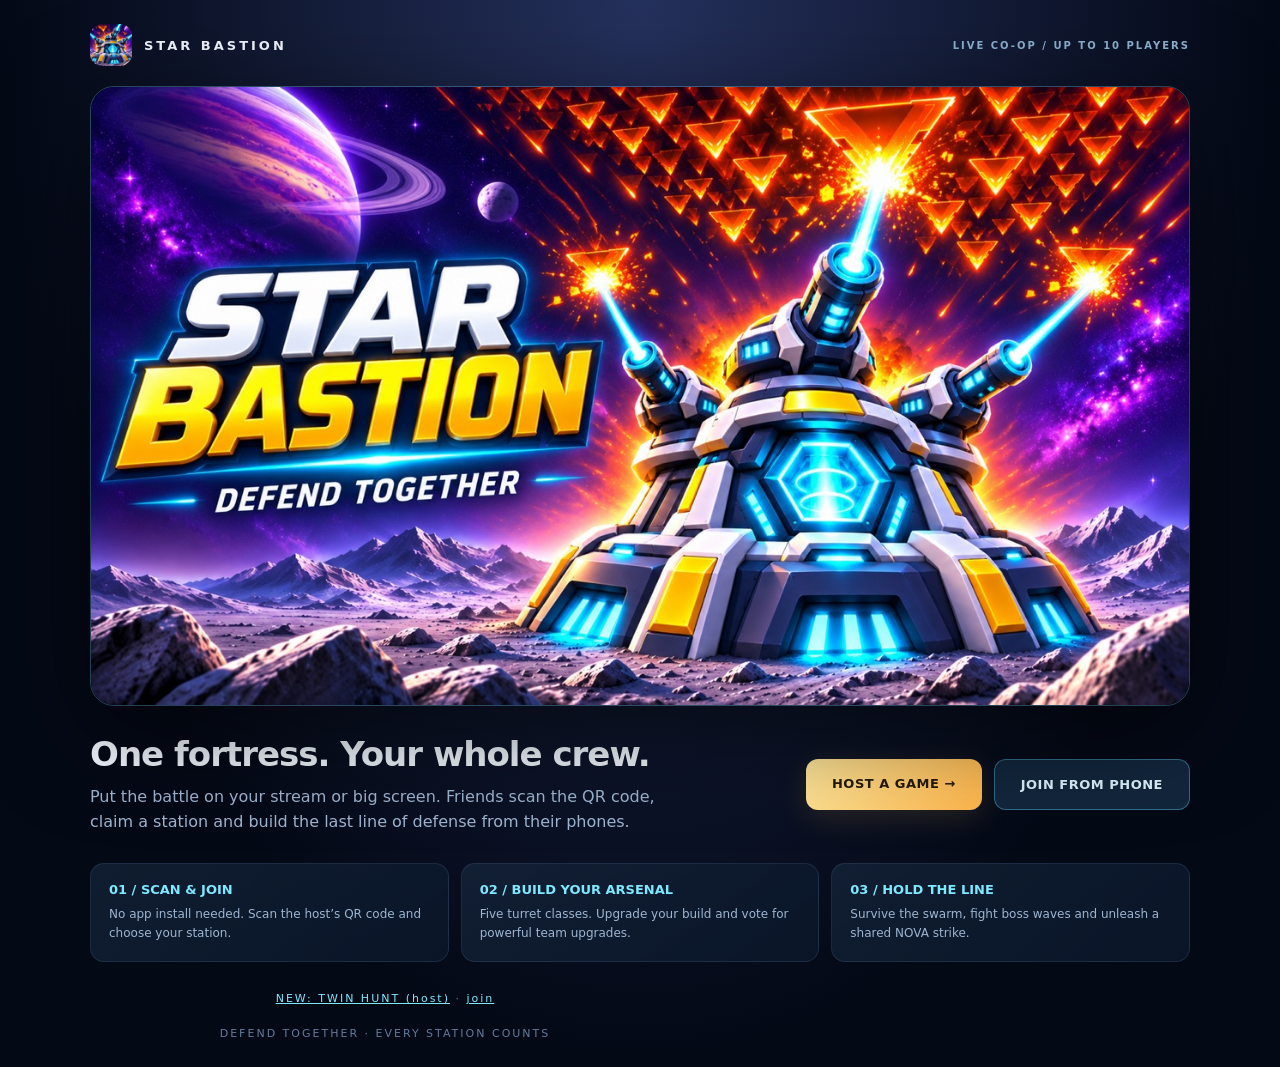
<file: index.html>
<!DOCTYPE html><html lang="en"><head><meta charset="utf-8"><meta name="viewport" content="width=device-width,initial-scale=1"><meta name="theme-color" content="#040916"><meta name="description" content="Defend together. Scan the QR, claim a station, build your arsenal and survive the swarm in Star Bastion co-op."><link rel="manifest" href="manifest.webmanifest"><link rel="icon" href="assets/art/icon-192-v2.png"><link rel="apple-touch-icon" href="assets/art/icon-192-v2.png"><title>Star Bastion · Defend Together</title><link rel="stylesheet" href="premium.css"><meta property="og:title" content="Star Bastion · Defend Together"><meta property="og:description" content="One fortress. Up to ten defenders. Join from your phone."><meta property="og:image" content="assets/art/star-bastion-thumbnail-1280x720.jpg"><style>
body{margin:0;min-height:100dvh;background:radial-gradient(ellipse at 50% 0,#25315d,#040916 70%);color:#f2f7ff;font:16px system-ui;display:grid;place-items:center;padding:24px}main{max-width:1100px;width:100%}header{display:flex;align-items:center;gap:12px;margin-bottom:20px}header img{width:42px;height:42px;border-radius:12px}header strong{letter-spacing:3px;font-size:13px}header span{margin-left:auto;font:700 10px system-ui;letter-spacing:2px;color:#8bb2d1}figure{margin:0;position:relative;border-radius:24px;overflow:hidden;border:1px solid #80d9ff44;box-shadow:0 25px 100px #0008}figure img{display:block;width:100%;height:auto}h1{position:absolute;width:1px;height:1px;overflow:hidden;clip-path:inset(50%)}.brief{display:flex;justify-content:space-between;align-items:center;gap:24px;margin:28px 0}h2{font-size:clamp(24px,3vw,34px);letter-spacing:-1px;margin:0 0 10px}p{color:#9eb5d0;line-height:1.6;margin:0;max-width:590px}nav{display:flex;gap:12px;flex-shrink:0}nav a{display:block;text-decoration:none;text-align:center;padding:17px 26px;border-radius:12px;font-weight:800;letter-spacing:.5px;font-size:13px}nav a:first-child{background:linear-gradient(120deg,#ffe79b,#ffb64b);color:#261b09;box-shadow:0 8px 32px #ffbb4722}nav a:last-child{background:#12263c;border:1px solid #62d5ff66;color:#dcf5ff}.features{display:grid;grid-template-columns:repeat(3,1fr);gap:12px}.features div{padding:18px;border:1px solid #a5c9ff1c;border-radius:14px;background:linear-gradient(140deg,#182b4299,#0a1528)}.features b{display:block;font-size:13px;color:#7ee8ff;margin-bottom:8px}.features p{font-size:12px}.footer{text-align:center;margin-top:28px;color:#627a9a;font-size:11px;letter-spacing:2px}@media(max-width:760px){body{padding:16px}.brief{display:block}nav{margin-top:20px}nav a{flex:1;padding:17px 12px}.features{grid-template-columns:1fr}header span{font-size:8px;letter-spacing:1px}figure{border-radius:16px}.footer{letter-spacing:1px}}
</style></head><body><main><header><img src="assets/art/icon-192-v2.png" alt=""><strong>STAR BASTION</strong><span>LIVE CO-OP / UP TO 10 PLAYERS</span></header><figure><img src="assets/art/star-bastion-thumbnail-1280x720.jpg" width="1280" height="720" alt="Star Bastion fortress firing cyan lasers at an orange enemy swarm"><h1>Star Bastion — Defend Together</h1></figure><section class="brief"><div><h2>One fortress. Your whole crew.</h2><p>Put the battle on your stream or big screen. Friends scan the QR code, claim a station and build the last line of defense from their phones.</p></div><nav aria-label="Play Star Bastion"><a href="host.html">HOST A GAME →</a><a href="play.html">JOIN FROM PHONE</a></nav></section><section class="features" aria-label="Game features"><div><b>01 / SCAN & JOIN</b><p>No app install needed. Scan the host’s QR code and choose your station.</p></div><div><b>02 / BUILD YOUR ARSENAL</b><p>Five turret classes. Upgrade your build and vote for powerful team upgrades.</p></div><div><b>03 / HOLD THE LINE</b><p>Survive the swarm, fight boss waves and unleash a shared NOVA strike.</p></div></section><p class="footer"><a href="twin/host.html" style="color:#7ee8ff">NEW: TWIN HUNT (host)</a> · <a href="twin/play.html" style="color:#7ee8ff">join</a><br><br>DEFEND TOGETHER · EVERY STATION COUNTS</p></main></body></html>
</file>
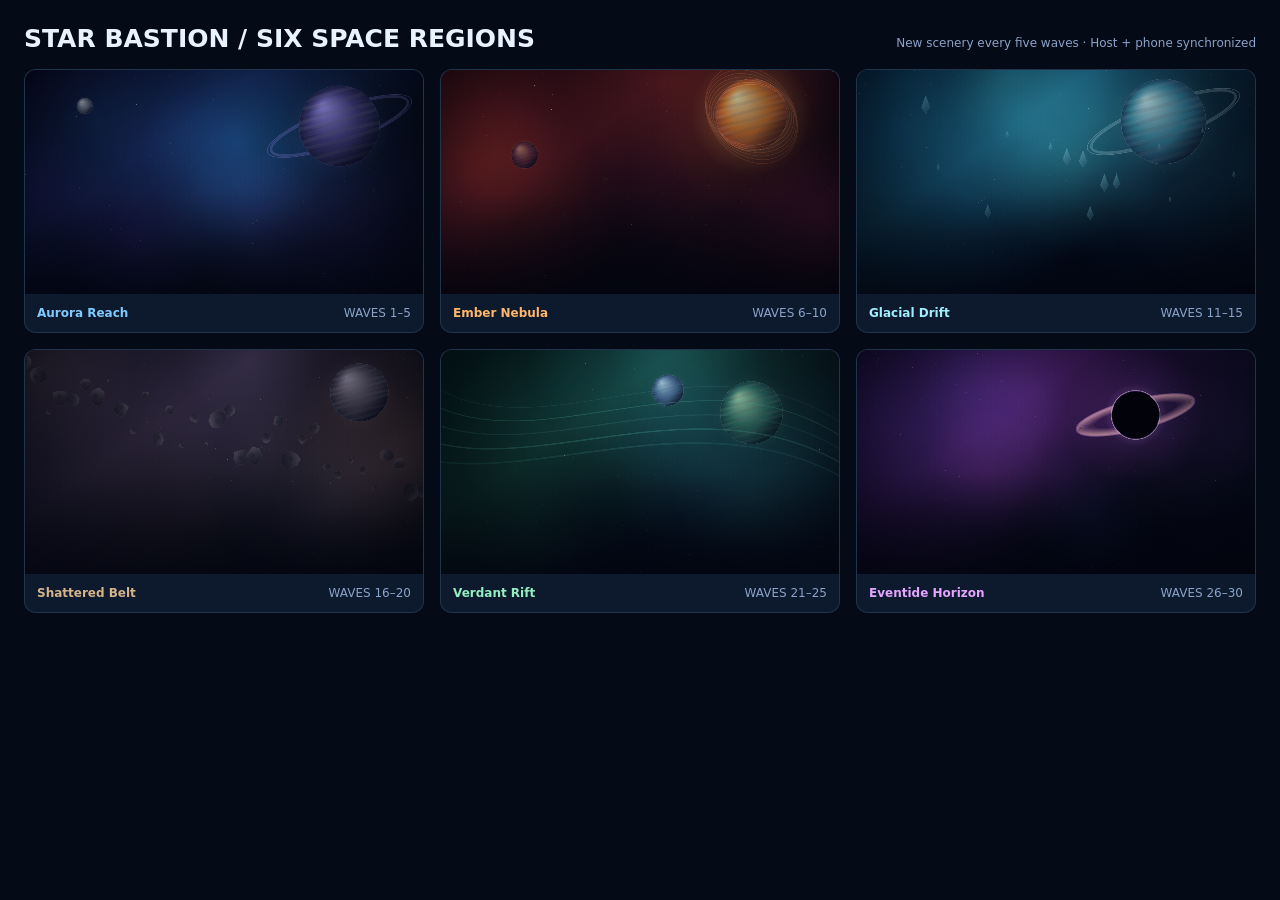
<file: tests/sector-gallery.html>
<!doctype html><html lang="en"><meta charset="utf-8"><meta name="viewport" content="width=device-width,initial-scale=1"><title>Star Bastion · Sector Preview</title><style>body{background:#050a17;margin:0;padding:24px;color:#e9f3ff;font:14px system-ui}main{max-width:1380px;margin:auto}header{display:flex;justify-content:space-between;align-items:baseline;margin-bottom:16px}h1{font-size:25px;margin:0}header span{color:#8aa3c8;font-size:12px}.grid{display:grid;grid-template-columns:repeat(3,1fr);gap:16px}article{background:#0d192c;border:1px solid #466a8a55;border-radius:12px;overflow:hidden}canvas{width:100%;display:block;aspect-ratio:16/9}footer{padding:12px;display:flex;justify-content:space-between;font-size:12px}footer span{color:#8aa3c8}</style><main><header><h1>STAR BASTION / SIX SPACE REGIONS</h1><span>New scenery every five waves · Host + phone synchronized</span></header><div class="grid" id="regions"></div></main><script src="../regions.js"></script><script>SpaceRegions.all.forEach((r,i)=>{const a=document.createElement('article'),c=document.createElement('canvas'),f=document.createElement('footer'),b=document.createElement('b'),s=document.createElement('span');c.width=1280;c.height=720;b.textContent=r.name;b.style.color=r.accent;s.textContent='WAVES '+(i*5+1)+'–'+(i*5+5);f.append(b,s);a.append(c,f);document.getElementById('regions').append(a);SpaceRegions.draw(c.getContext('2d'),1280,720,r.id,0,{reducedMotion:true})});</script></html>
</file>
<file: premium.css>
:root{--ink:#040916;--panel:#0b1730;--cyan:#68eaff;--gold:#ffd16b;--muted:#93a6c9;color-scheme:dark}*{box-sizing:border-box}button,a,input{touch-action:manipulation}button:focus-visible,a:focus-visible,input:focus-visible,summary:focus-visible{outline:3px solid var(--gold);outline-offset:4px}button{transition:filter .18s,transform .18s}button:hover{filter:brightness(1.14)}button:disabled{cursor:not-allowed}button:active{transform:translateY(1px)}
.audio-panel{position:fixed;right:14px;bottom:14px;z-index:50;font:700 11px system-ui;color:#dceeff;letter-spacing:1px}.audio-panel summary{cursor:pointer;list-style:none;padding:11px 14px;border:1px solid #76dfff55;border-radius:24px;background:#071327eF;box-shadow:0 6px 30px #0008}.audio-options{position:absolute;bottom:46px;right:0;display:grid;gap:10px;width:220px;background:#09172ff5;border:1px solid #5edcff55;border-radius:16px;padding:16px;box-shadow:0 15px 60px #0009;letter-spacing:0}.audio-options button{padding:10px;border:1px solid #61e7ff55;border-radius:9px;background:#142b47;color:#d9f9ff;font:700 12px system-ui}.audio-options button[aria-pressed=true]{color:#72f6cb}.audio-options label{font:600 12px system-ui;display:grid;gap:8px}.audio-options input{width:100%;margin:0;padding:0;accent-color:#68eaff}.audio-options small{font:11px system-ui;color:#91a6c9}.audio-options [hidden]{display:none}
/* Phone controller */
body.controller{background:radial-gradient(ellipse at 10% 0,#26315599,transparent 65%),radial-gradient(ellipse at 100% 60%,#44207045,transparent 60%),#040916;color:#edf5ff}.controller .scr{max-width:540px;margin:auto;padding:36px 18px 74px}.controller h1{letter-spacing:-1px;font-weight:900;color:#f2f8ff;text-shadow:0 0 22px #41cfff44}.controller .sub{line-height:1.5;color:#a3b8d8}.controller #s-join{justify-content:center;padding-top:28px}.controller .join-art{width:min(240px,60vw);aspect-ratio:1;object-fit:contain;align-self:center;margin:-30px auto -8px;filter:drop-shadow(0 0 40px #47caff22);border-radius:24px}.controller #s-join h1{text-align:center;font-size:36px;margin-top:10px}.controller #s-join>.sub{text-align:center;margin-bottom:28px;letter-spacing:2px;text-transform:uppercase;font-size:11px}.controller input{background:#08172b;border:1px solid #345374;color:#fff;box-shadow:inset 0 1px 8px #0004;border-radius:12px;min-height:54px}.controller input:focus{border-color:#66dfff;outline:none;box-shadow:0 0 0 3px #59dfff22}.controller #goJoin,.controller #novaBtn{background:linear-gradient(120deg,#ffe29a,#ffb749);color:#261b0a;border:1px solid #ffe8ac;box-shadow:0 5px 25px #ffb63733;letter-spacing:1px;font-size:15px}.controller #chip{border:1px solid #6382b455;background:#081427ed;max-width:80vw;overflow:hidden;text-overflow:ellipsis;white-space:nowrap}.controller .st{background:linear-gradient(145deg,#142541,#080f22);border-width:1px;padding:20px 8px;box-shadow:inset 0 1px #ffffff12,0 8px 24px #0003}.controller .st.taken{opacity:.45}.controller .big{font-size:24px}.controller #en{color:#ffd16b}.controller .sl{min-height:136px;background:linear-gradient(145deg,#14284599,#060d1f);border-width:1px;box-shadow:inset 0 1px #ffffff0b;cursor:pointer}.controller .sl img{width:74px;height:74px;filter:drop-shadow(0 4px 6px #0009)}.controller #sheet{left:max(0px,calc((100vw - 540px)/2));right:max(0px,calc((100vw - 540px)/2));max-height:84dvh;overflow:auto;background:linear-gradient(160deg,#13263c,#071023);box-shadow:0 -20px 80px #000a;border-top-color:#ffd16b}.controller .opt{border-width:1px;background:#0d1b31;cursor:pointer}.controller .opt img{width:58px;height:58px}.controller .bar{height:21px;border:1px solid #ffffff18;background:#060c19;box-shadow:inset 0 2px 5px #0008}.controller .bar b{line-height:19px;color:#fff;text-shadow:0 1px 2px #000}.controller #bfw{box-shadow:0 8px 30px #0006;border-color:#376075}.controller .card{cursor:pointer;background:linear-gradient(135deg,#142641,#080f22);border-width:1px;box-shadow:0 10px 35px #0005}.controller .card.sel{box-shadow:0 0 0 2px #ffd16b,0 10px 40px #ffbc3a22}.controller #rdy{background:linear-gradient(120deg,#183954,#0e2543);border:1px solid #6adfff77}.controller #chg{border:1px solid #344864;background:#0c182b;color:#a1b6d3}.controller #novaBtn{animation:nova-pulse 1.5s ease-in-out infinite}@keyframes nova-pulse{50%{box-shadow:0 0 30px #ffc44a77}}
/* Host tools */
.host-tools{position:fixed;left:16px;bottom:14px;z-index:40;display:flex;gap:7px;flex-wrap:wrap;max-width:calc(100vw - 155px);font:700 11px system-ui}.host-tools button{font:inherit;background:linear-gradient(160deg,#122c49f5,#071326f5);color:#d9edff;border:1px solid #6addff55;border-radius:20px;padding:10px 15px;box-shadow:0 4px 18px #0006;cursor:pointer}.host-tools button.primary{background:linear-gradient(110deg,#ffe398,#ffb64b);color:#21170a;border-color:#ffdfa0}.host-tools button[aria-pressed=true]{box-shadow:0 0 0 2px #ffe096;color:#ffe096}.host-tools [hidden]{display:none!important}.host-tools .arcade-hint{color:#d9edff;align-self:center;padding:7px;background:#071326d9;border-radius:12px;font-weight:500}
@media(max-width:600px){.host-tools{bottom:58px;left:8px;gap:4px;max-width:95vw}.host-tools button{padding:8px 10px;font-size:10px}.host-tools .arcade-hint{display:none}.controller .scr{padding-top:38px}.audio-panel{right:10px;bottom:10px}.controller #slots{gap:7px}.controller .sl{min-height:128px}}
@media(prefers-reduced-motion:reduce){button,.bar i{transition:none}.controller #novaBtn{animation:none}}

.host-tools select{font:700 11px system-ui;max-width:190px;border:1px solid #6addff55;border-radius:20px;background:#09172ff2;color:#d9edff;padding:8px 12px;cursor:pointer;box-shadow:0 4px 18px #0006}.host-tools select:focus-visible{outline:3px solid #ffd16b;outline-offset:3px}.controller .sector-strip{display:flex;justify-content:space-between;gap:8px;margin:12px 0 -3px;font-size:9px;letter-spacing:1.2px;color:#8fa8c7}.sector-strip strong{font-weight:700;letter-spacing:.5px}@media(max-width:600px){.host-tools select{font-size:10px;max-width:170px}}
/* Android's flex layout must scroll the controls, never squash the battlefield. */
.controller #s-play{overflow-y:auto;overscroll-behavior-y:contain;scroll-padding-bottom:24px}
.controller #s-play>*,.controller #bfw{flex-shrink:0}
.controller #bfw{flex:0 0 auto;width:100%;aspect-ratio:80/41;min-height:160px;position:relative}
.controller #bf{display:block;width:100%;height:auto;aspect-ratio:80/41}

.controller .battle-view-tools{display:flex;justify-content:space-between;align-items:center;gap:8px;margin:7px 0 -3px}.battle-view-tools span{font:10px system-ui;color:#91abc8}.controller #battleView{font:700 10px system-ui;padding:8px 10px;min-height:32px;border:1px solid #64dbff55;background:#10243b;color:#9cecff;border-radius:8px}.controller #bfw,.controller #bf{transition:none}

/* Battle-first phone layout: controls stay available without covering the action. */
.controller #s-play{overflow:hidden;padding-bottom:max(10px,env(safe-area-inset-bottom));gap:0}
.controller #s-play #bfw{flex:1 1 180px;min-height:180px;aspect-ratio:auto;margin-top:8px}
.controller #s-play #bf{width:100%;height:100%;aspect-ratio:auto;position:absolute;inset:0}
.controller .battle-actions{display:flex;gap:8px;margin-top:10px;flex-shrink:0}
.controller .battle-actions button{flex:1;min-height:48px;margin:0!important;font-size:12px!important;padding:10px!important}
.controller #upgradesBtn{background:linear-gradient(135deg,#15334c,#0b1d34);border:1px solid #6adfff77;color:#b8f0ff}
.controller #upgradePanel{position:absolute;z-index:12;left:10px;right:10px;bottom:max(70px,calc(env(safe-area-inset-bottom) + 64px));max-height:72%;overflow-y:auto;padding:12px;background:linear-gradient(145deg,#13283f,#061020);border:1px solid #4e99b5;border-radius:18px;box-shadow:0 -12px 50px #000b}
.controller #upgradePanel[hidden]{display:none}
.controller .upgrade-heading{display:flex;align-items:center;justify-content:space-between;color:#a5dcf4;font-size:11px;letter-spacing:1px}
.controller #closeUpgrades{padding:8px 13px;min-height:36px}
.controller #upgradePanel #slots{margin:8px 0}.controller #upgradePanel .sl{min-height:112px}.controller #upgradePanel .sl img{width:58px;height:58px}
@media(max-height:600px){.controller #s-play{padding-top:max(22px,env(safe-area-inset-top))}.controller #s-play .sector-strip{margin-top:6px}.controller .battle-view-tools span{max-width:48%}.controller .battle-actions button{min-height:42px}}

#playerAdmin{position:fixed;z-index:60;left:16px;bottom:72px;width:min(380px,calc(100vw - 32px));padding:18px;border:1px solid #65dfff66;border-radius:16px;background:#09172ff5;color:#d9edff;box-shadow:0 10px 60px #000b;font:14px system-ui}#playerAdmin[hidden]{display:none}#playerAdmin p{font-size:12px;color:#9cb6d3}#playerAdmin select{display:block;width:100%;padding:12px;background:#142945;color:white;border:1px solid #4b8199;border-radius:8px;margin:12px 0}#playerAdmin button{padding:10px 14px;border-radius:8px;border:1px solid #ffffff33;background:#19344a;color:white;cursor:pointer}#playerAdmin #adminKick{background:#95364d}#playerAdmin button:disabled{opacity:.4}#adminResult{margin-top:10px;color:#ffd16b}
</file>
